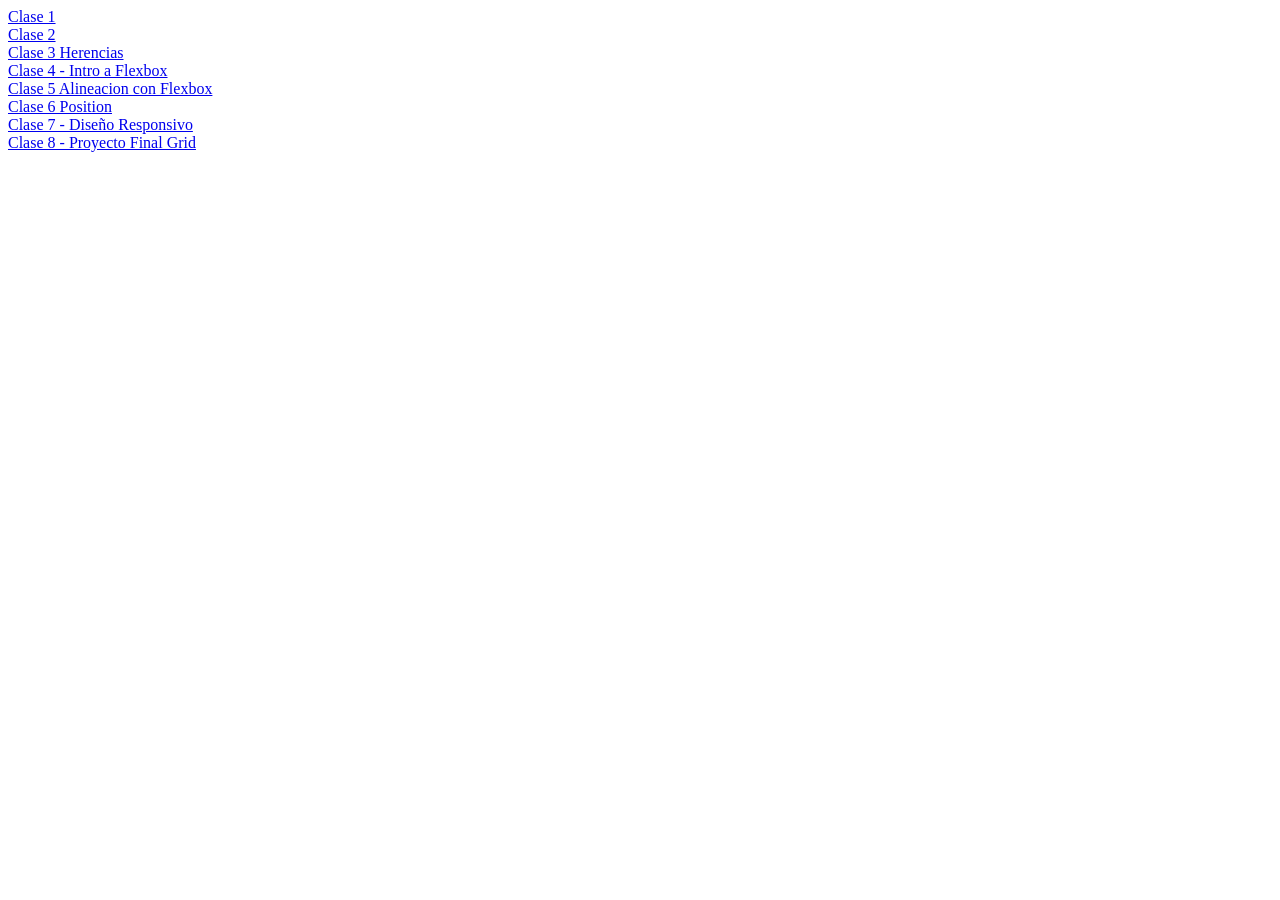
<file: index.html>
<!DOCTYPE html>
<html lang="en">
<head>
    <meta charset="UTF-8">
    <meta name="viewport" content="width=device-width, initial-scale=1.0">
    <title>Document</title>
</head>
<body>
    <a href="./01-intro-css/index.html">Clase 1</a>
    <br>
    <a href="./02-propiedades-basicas-css/index.html">Clase 2</a>
    <br>
    <a href="./03-herencia-css/index.html">Clase 3 Herencias</a>
    <br>
    <a href="./04-intro-flexbox/">Clase 4 - Intro a Flexbox</a>
    <br>
    <a href="./05-alineacion-flexbox/index.html">Clase 5 Alineacion con Flexbox</a>
    <br>
    <a href="./06-position-css/index.html">Clase 6 Position</a>
    <br>
    <a href="./07-estilos-responsivos/">Clase 7 - Diseño Responsivo</a>
    <br>
    <a href="./08-proyecto-final-grid/index.html">Clase 8 - Proyecto Final Grid</a>
</body>
</html>
</file>
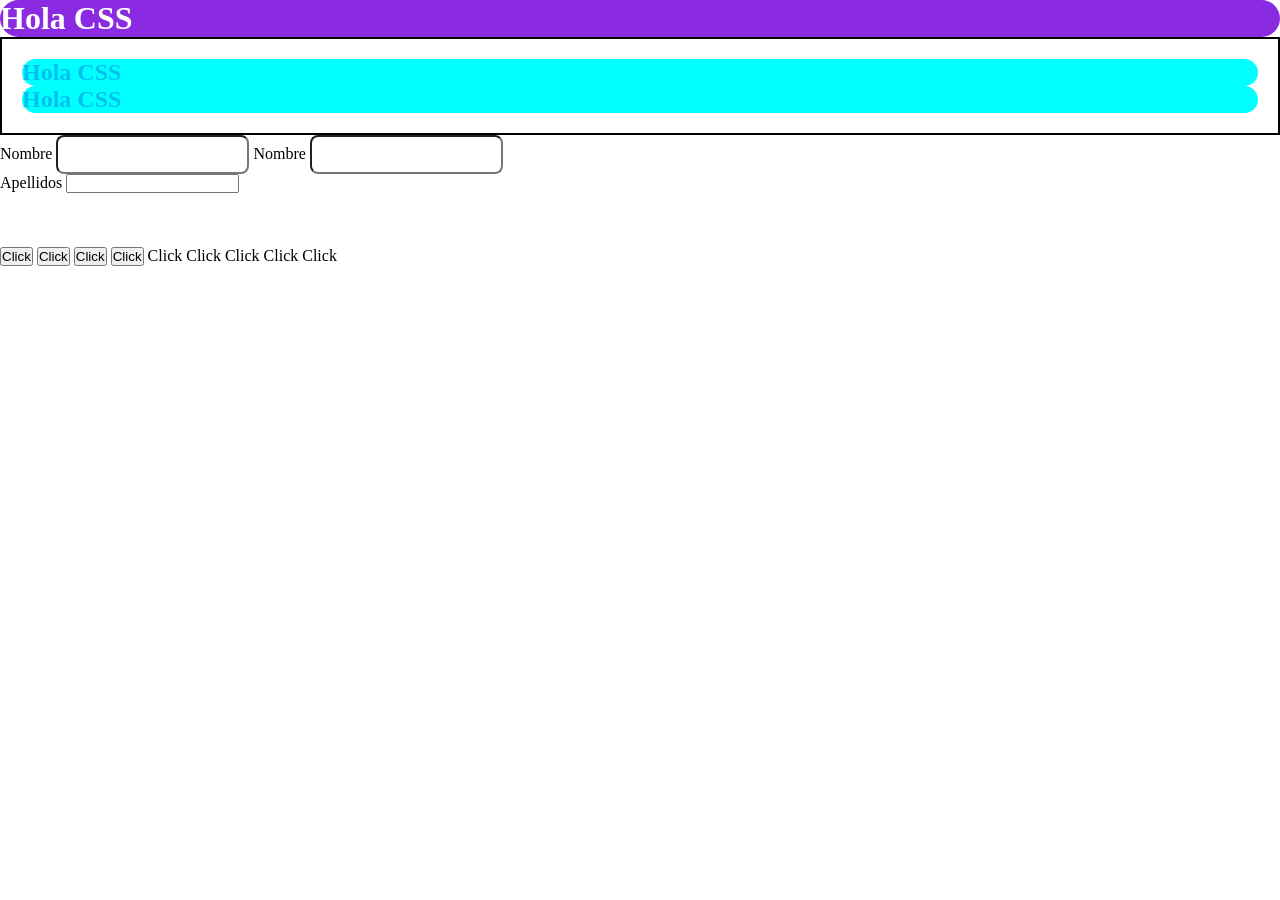
<file: 01-intro-css/index.html>
<!DOCTYPE html>
<html lang="en">

<head>
    <meta charset="UTF-8">
    <meta name="viewport" content="width=device-width, initial-scale=1.0">

    <title>Intro a CSS</title>
    <!-- Forma mas efectiva -->
    <link rel="stylesheet" href="./style.css">

    <!-- Forma 1: CSS interno -->
    <style>
        h1 {
            background-color: blueviolet;
        }
    </style>

</head>

<body>

    <!-- Forma 2: CSS Inline -->
    <h1 style="color: white">Hola CSS</h1>
    <section id="destacados">
        <h1 class="bg-aqua color-blue">Hola CSS</h1>
        <h1 class="bg-aqua color-blue">Hola CSS</h1>
    </section>

    <!-- Estructura para selector avanzado -->

    <form class="form-registro">
        <div class="datos-persona">
            <label for="">Nombre</label>
            <input type="text" class="input-nombre">
        </div>        <div class="datos-persona">
            <label for="">Nombre</label>
            <input type="text" class="input-nombre">
        </div>
    </form>

    <form class="">
        <div class="">
            <label for="">Apellidos</label>
            <input type="text" class="">
        </div>
    </form>

    <br>
    <br>
    <br>

    <button>Click</button>
    <button>Click</button>
    <button>Click</button>
    <button>Click</button>

    <p>Click</p>
    <p>Click</p>
    <p>Click</p>
    <p>Click</p>
    <p>Click</p>

</body>

</html>
</file>
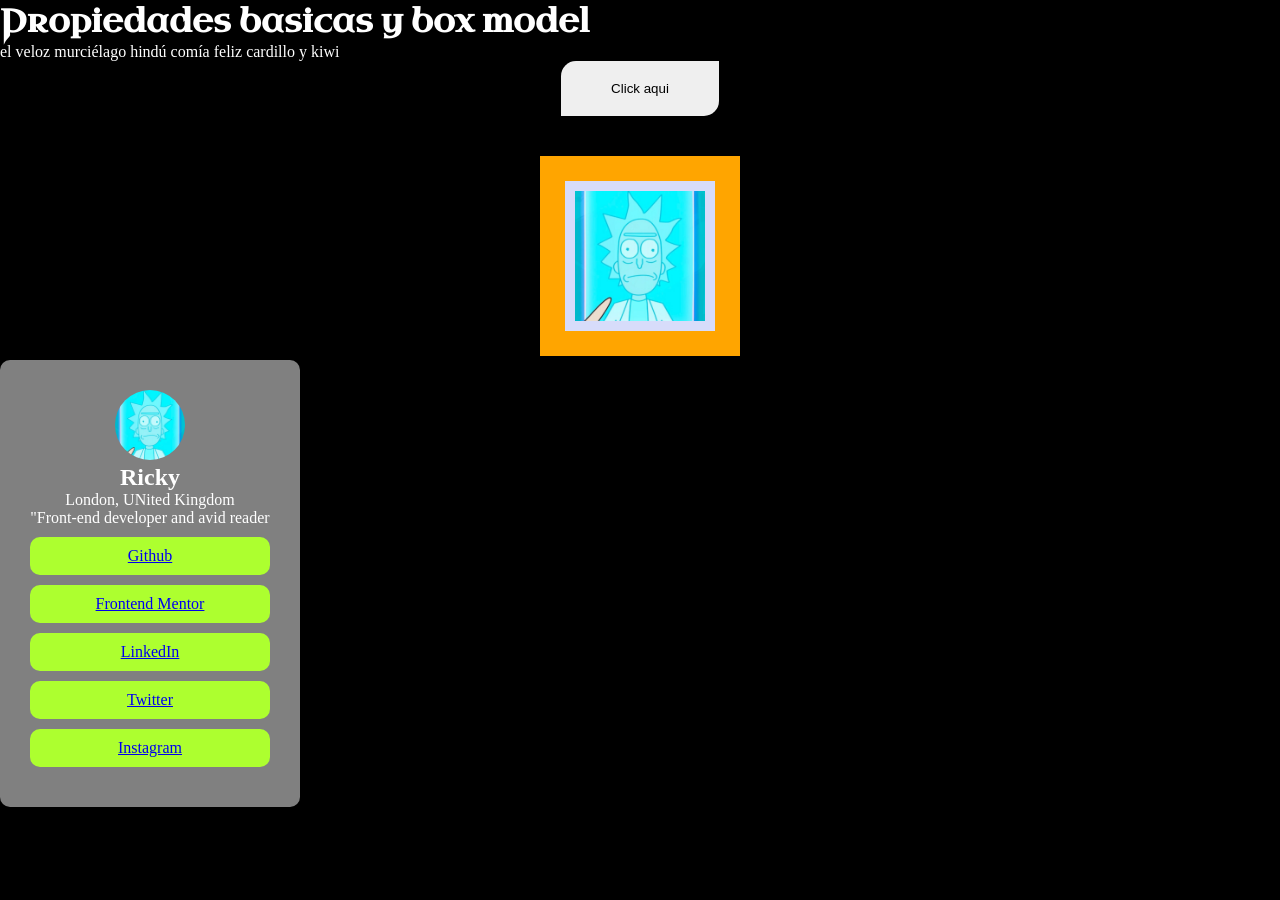
<file: 02-propiedades-basicas-css/index.html>
<!DOCTYPE html>
<html lang="en">

    <head>
        <meta charset="UTF-8">
        <meta name="viewport" content="width=device-width, initial-scale=1.0">
        <title>Document</title>

        <link rel="preconnect" href="https://fonts.googleapis.com">
        <link rel="preconnect" href="https://fonts.gstatic.com" crossorigin>
        <link href="https://fonts.googleapis.com/css2?family=Uncial+Antiqua&display=swap" rel="stylesheet">

        <link rel="stylesheet" href="./style.css">


        <link rel="preconnect" href="https://fonts.googleapis.com">
        <link rel="preconnect" href="https://fonts.gstatic.com" crossorigin>
        <link href="https://fonts.googleapis.com/css2?family=Pacifico&family=Uncial+Antiqua&display=swap" rel="stylesheet">

    </head>

    <body>

        <h1 class="titulo">Propiedades basicas y box model</h1>
        <p>el veloz murciélago hindú comía feliz cardillo y kiwi</p>

        <div class="btn-box">
            <button>Click aqui</button>
        </div>

        <div id="portada">
            <img src="./assets/434.jpeg" alt="Rick and morty">
        </div>

        <!-- Tarjeta -->
         <div class="user-card">
            <div class="user-card-info">
                <img src="/02-propiedades-basicas-css/assets/434.jpeg" width="70" alt="Rick and Morty">
                <h2>Ricky</h2>
                <p class="text-greem">London, UNited Kingdom</p>
                <p>"Front-end developer and avid reader</p>
            </div>
            <div class="user-card-links">
                <a href="..." class="btn-link">Github</a>
                <a href="..." class="btn-link">Frontend Mentor</a>
                <a href="..." class="btn-link">LinkedIn</a>
                <a href="..." class="btn-link">Twitter</a>
                <a href="..." class="btn-link">Instagram</a>
            </div>
            
         </div>

    </body>

</html>
</file>
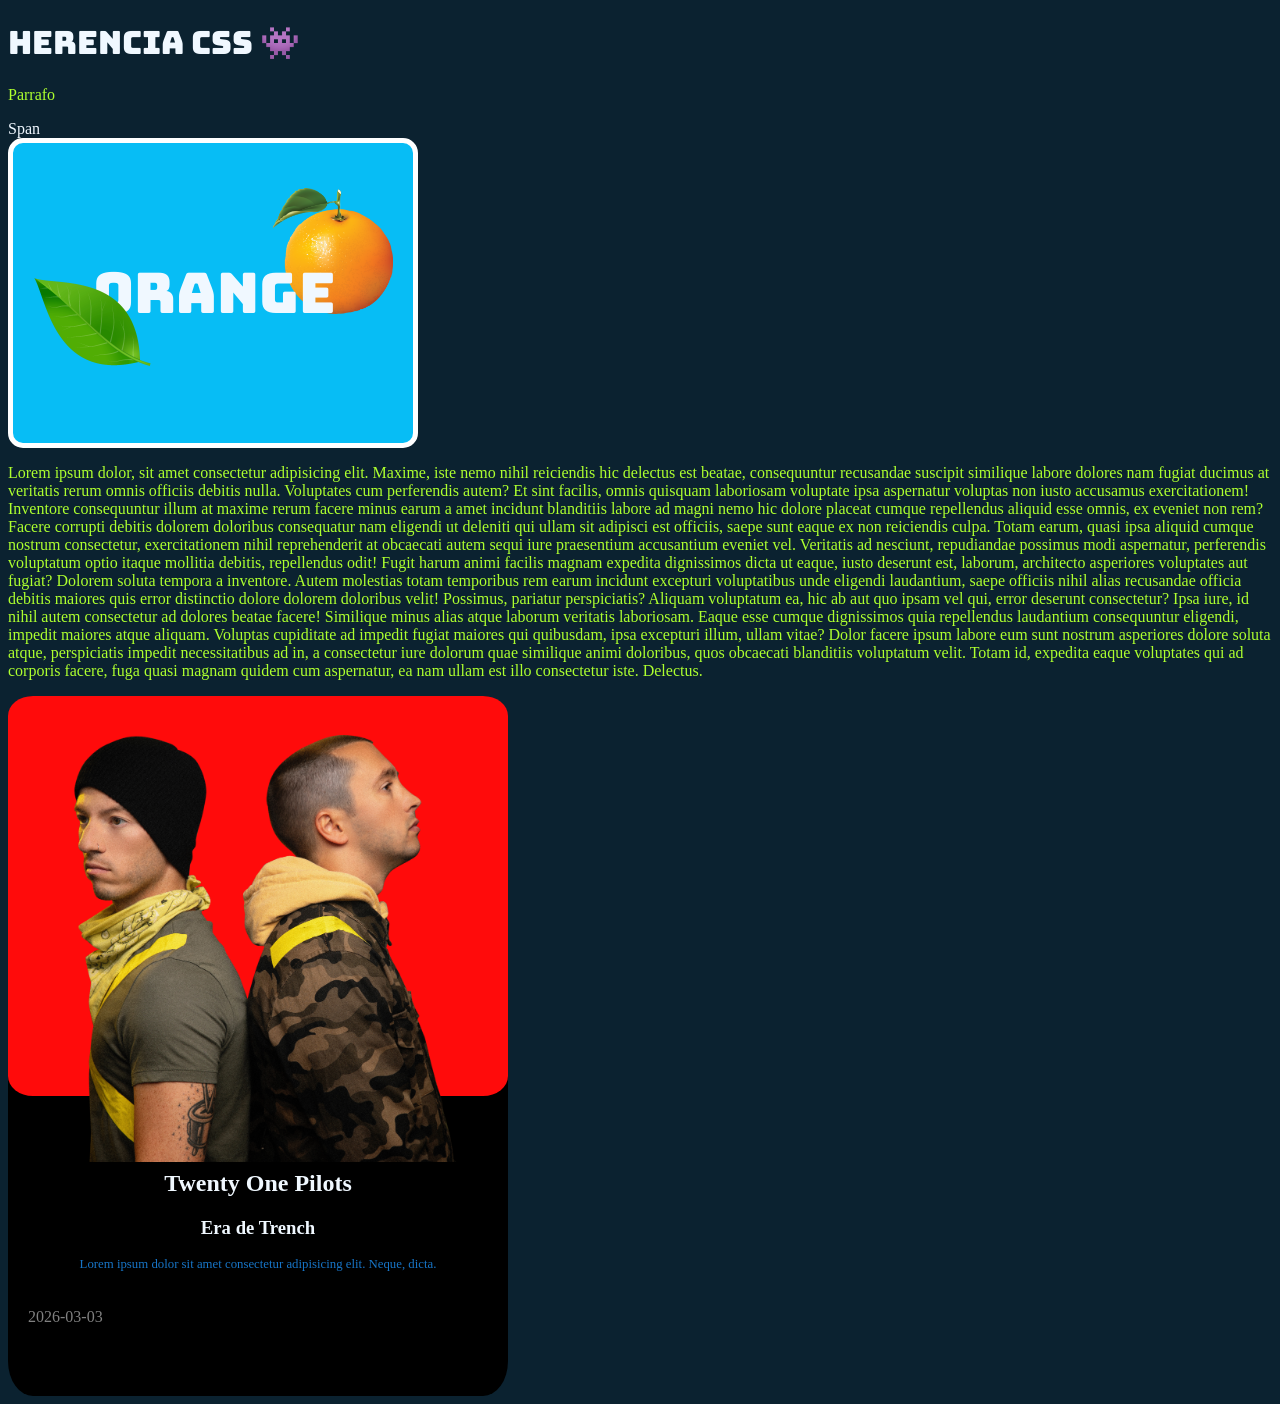
<file: 03-herencia-css/index.html>
<!DOCTYPE html>
<html lang="en">

<head>
    <meta charset="UTF-8">
    <meta name="viewport" content="width=device-width, initial-scale=1.0">
    <title>Herencia</title>
    <link rel="stylesheet" href="./style.css">
    <link rel="preconnect" href="https://fonts.googleapis.com">
    <link rel="preconnect" href="https://fonts.gstatic.com" crossorigin>
    <link href="https://fonts.googleapis.com/css2?family=Bungee&display=swap" rel="stylesheet">
</head>

<body>
    <h1>Herencia CSS 👾</h1>
    <p>Parrafo</p>
    <span>Span</span>

    <div class="parent">
        <h1>Orange</h1>
        <img class="orange" src="./assets/orange.png" alt="" width="120">
        <img class="leaf" src="./assets/leaf-poster.png" alt="" width="120">
    </div>

    <p>Lorem ipsum dolor, sit amet consectetur adipisicing elit. Maxime, iste nemo nihil reiciendis hic delectus est
        beatae, consequuntur recusandae suscipit similique labore dolores nam fugiat ducimus at veritatis rerum omnis
        officiis debitis nulla. Voluptates cum perferendis autem? Et sint facilis, omnis quisquam laboriosam voluptate
        ipsa aspernatur voluptas non iusto accusamus exercitationem! Inventore consequuntur illum at maxime rerum facere
        minus earum a amet incidunt blanditiis labore ad magni nemo hic dolore placeat cumque repellendus aliquid esse
        omnis, ex eveniet non rem? Facere corrupti debitis dolorem doloribus consequatur nam eligendi ut deleniti qui
        ullam sit adipisci est officiis, saepe sunt eaque ex non reiciendis culpa. Totam earum, quasi ipsa aliquid
        cumque nostrum consectetur, exercitationem nihil reprehenderit at obcaecati autem sequi iure praesentium
        accusantium eveniet vel. Veritatis ad nesciunt, repudiandae possimus modi aspernatur, perferendis voluptatum
        optio itaque mollitia debitis, repellendus odit! Fugit harum animi facilis magnam expedita dignissimos dicta ut
        eaque, iusto deserunt est, laborum, architecto asperiores voluptates aut fugiat? Dolorem soluta tempora a
        inventore. Autem molestias totam temporibus rem earum incidunt excepturi voluptatibus unde eligendi laudantium,
        saepe officiis nihil alias recusandae officia debitis maiores quis error distinctio dolore dolorem doloribus
        velit! Possimus, pariatur perspiciatis? Aliquam voluptatum ea, hic ab aut quo ipsam vel qui, error deserunt
        consectetur? Ipsa iure, id nihil autem consectetur ad dolores beatae facere! Similique minus alias atque laborum
        veritatis laboriosam. Eaque esse cumque dignissimos quia repellendus laudantium consequuntur eligendi, impedit
        maiores atque aliquam. Voluptas cupiditate ad impedit fugiat maiores qui quibusdam, ipsa excepturi illum, ullam
        vitae? Dolor facere ipsum labore eum sunt nostrum asperiores dolore soluta atque, perspiciatis impedit
        necessitatibus ad in, a consectetur iure dolorum quae similique animi doloribus, quos obcaecati blanditiis
        voluptatum velit. Totam id, expedita eaque voluptates qui ad corporis facere, fuga quasi magnam quidem cum
        aspernatur, ea nam ullam est illo consectetur iste. Delectus.</p>

    <div class="card">
        <div class="background-card">
            <img src="./assets/top.png" alt="Twenty One Pilots" width="500">
        </div>
        <br>
        <br>
        <br>
        <div class="text-card">
            <h2>Twenty One Pilots</h2>
            <h3>Era de Trench</h3>
            <p class="info-card">Lorem ipsum dolor sit amet consectetur adipisicing elit. Neque, dicta.</p>
        </div>
        <p class="date-card">2026-03-03</p>
    </div>
</body>

</html>
</file>
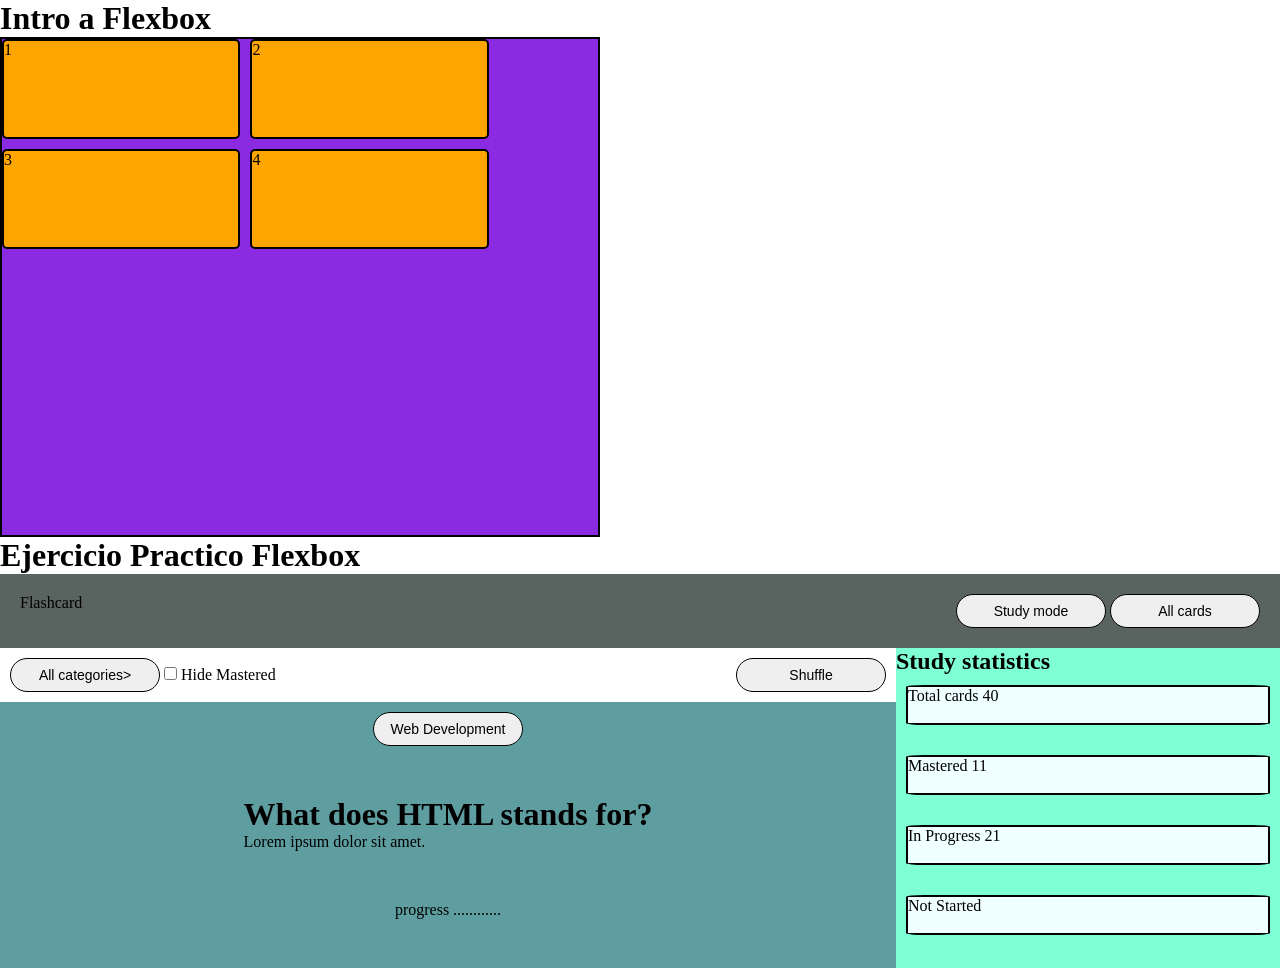
<file: 04-intro-flexbox/index.html>
<!DOCTYPE html>
<html lang="en">

<head>
    <meta charset="UTF-8">
    <meta name="viewport" content="width=device-width, initial-scale=1.0">
    <link rel="stylesheet" href="./style.css">
    <title>Flexbox</title>
</head>

<body>
    <h1>Intro a Flexbox</h1>

    <div class="container">
        <div class="box">1</div>
        <div class="box">2</div>
        <div class="box">3</div>
        <div class="box">4</div>
    </div>

    <h1>Ejercicio Practico Flexbox</h1>

    <header>
        <div class="logo">Flashcard</div>
        <div class="botones" Study mode>
            <button>Study mode</button>
            <button>All cards</button>
        </div>
    </header>

    <main>
        <div class="main-content">
            <div class="card-header">
                <div>
                    <button>All categories></button>
                    <input type="checkbox" id="Mastered">
                    <label for="Mastered">Hide Mastered</label>
                </div>
                <div>
                    <button>Shuffle</button>
                </div>
            </div>
            <div class="main-slide">
                <button>Web Development</button>
                <div>
                    <h1>What does HTML stands for?</h1>
                    <p>Lorem ipsum dolor sit amet.</p>
                </div>
                <p>progress ............</p>
            </div>

        </div>
        <div class="statistics">
            <h2>Study statistics</h2>
            <div class="statistics-grid">
                <div class="card-classification">Total cards 40</div>
                <div class="card-classification">Mastered 11</div>
                <div class="card-classification">In Progress 21</div>
                <div class="card-classification">Not Started</div>
            </div>

        </div>
    </main>
</body>

</html>
</file>
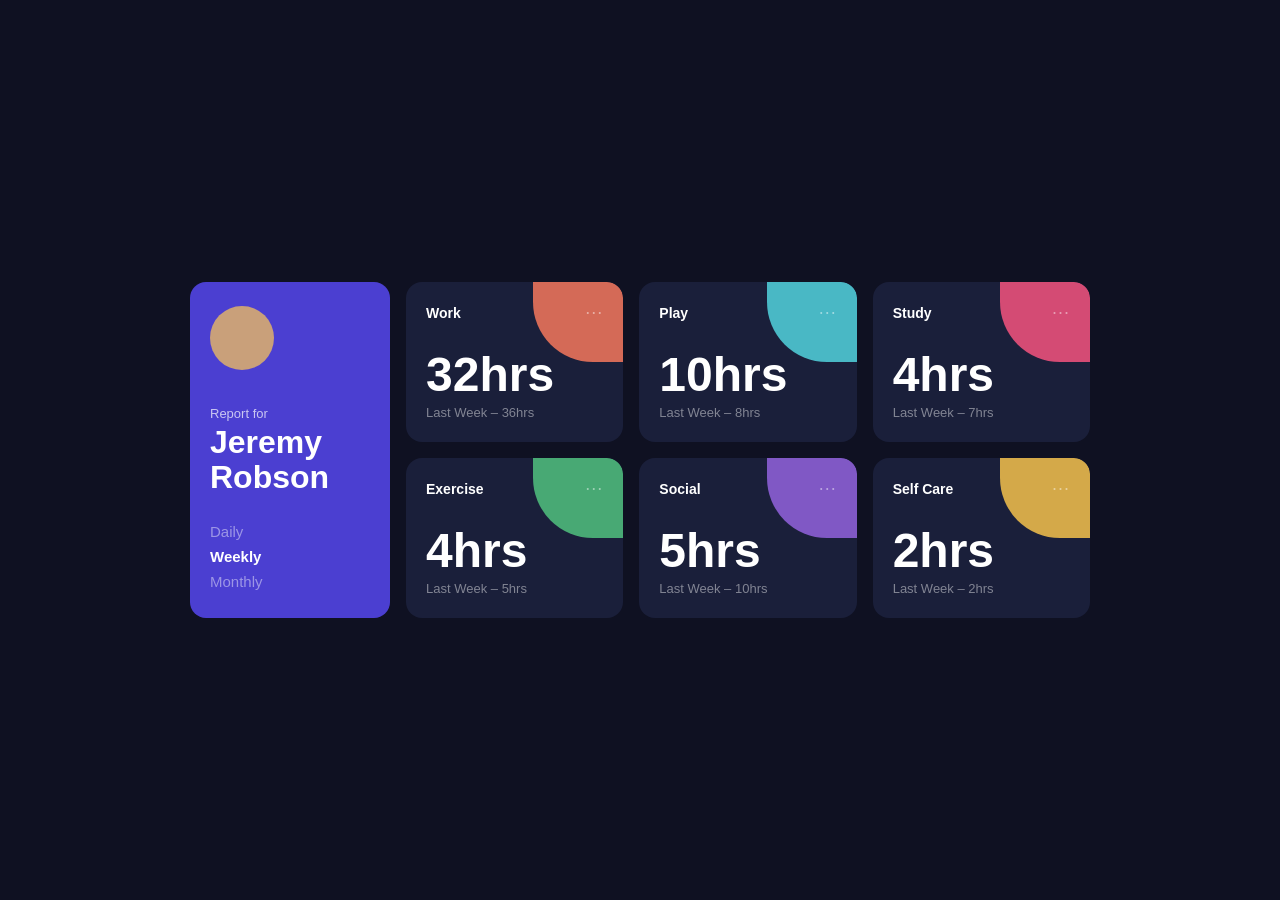
<file: 07-estilos-responsivos/index.html>
<!DOCTYPE html>
<html lang="en">

<head>
    <meta charset="UTF-8">
    <meta name="viewport" content="width=device-width, initial-scale=1.0">
    <link rel="preconnect" href="https://fonts.googleapis.com">
    <link rel="preconnect" href="https://fonts.gstatic.com" crossorigin>
    <link href="https://fonts.googleapis.com/css2?family=Chicle&family=Pirata+One&family=Rubik+Glitch&display=swap"
        rel="stylesheet">

    <link rel="stylesheet" href="./style.css">
    <title>Estilos Responsivos</title>
</head>

<body>

    <!-- Ejercicio Clase -->
    <div class="dashboard">
        <!-- Sidebar / Profile -->
        <div class="dashboard__sidebar">
            <div class="card card--profile">
                <div class="profile__avatar"></div>
                <p class="profile__label">Report for</p>
                <h1 class="profile__name">Jeremy Robson</h1>
                <ul class="profile__nav">
                    <li class="profile__nav-item">Daily</li>
                    <li class="profile__nav-item profile__nav-item--active">Weekly</li>
                    <li class="profile__nav-item">Monthly</li>
                </ul>
                <div class="profile-accent"></div>
            </div>
        </div>

        <!-- Stats grid -->
        <div class="dashboard__grid">
            <!-- Work -->
            <div class="card card--stat card--work">
                <div class="card__accent"></div>
                <span class="card__accent-icon"></span>
                <div class="card__header">
                    <span class="card__title">Work</span>
                    <span class="card__menu">···</span>
                </div>
                <p class="card__value">32hrs</p>
                <p class="card__sub">Last Week – 36hrs</p>
            </div>

            <!-- Play -->
            <div class="card card--stat card--play">
                <div class="card__accent"></div>
                <span class="card__accent-icon"></span>
                <div class="card__header">
                    <span class="card__title">Play</span>
                    <span class="card__menu">···</span>
                </div>
                <p class="card__value">10hrs</p>
                <p class="card__sub">Last Week – 8hrs</p>
            </div>

            <!-- Study -->
            <div class="card card--stat card--study">
                <div class="card__accent"></div>
                <span class="card__accent-icon"></span>
                <div class="card__header">
                    <span class="card__title">Study</span>
                    <span class="card__menu">···</span>
                </div>
                <p class="card__value">4hrs</p>
                <p class="card__sub">Last Week – 7hrs</p>
            </div>

            <!-- Exercise -->
            <div class="card card--stat card--exercise">
                <div class="card__accent"></div>
                <span class="card__accent-icon"></span>
                <div class="card__header">
                    <span class="card__title">Exercise</span>
                    <span class="card__menu">···</span>
                </div>
                <p class="card__value">4hrs</p>
                <p class="card__sub">Last Week – 5hrs</p>
            </div>

            <!-- Social -->
            <div class="card card--stat card--social">
                <div class="card__accent"></div>
                <span class="card__accent-icon"></span>
                <div class="card__header">
                    <span class="card__title">Social</span>
                    <span class="card__menu">···</span>
                </div>
                <p class="card__value">5hrs</p>
                <p class="card__sub">Last Week – 10hrs</p>
            </div>

            <!-- Self Care -->
            <div class="card card--stat card--selfcare">
                <div class="card__accent"></div>
                <span class="card__accent-icon"></span>
                <div class="card__header">
                    <span class="card__title">Self Care</span>
                    <span class="card__menu">···</span>
                </div>
                <p class="card__value">2hrs</p>
                <p class="card__sub">Last Week – 2hrs</p>
            </div>
        </div>

    </div>


    <!--     <div class="container">
        <h1>Media Queries 👾</h1>
    </div> -->
</body>

</html>
</file>
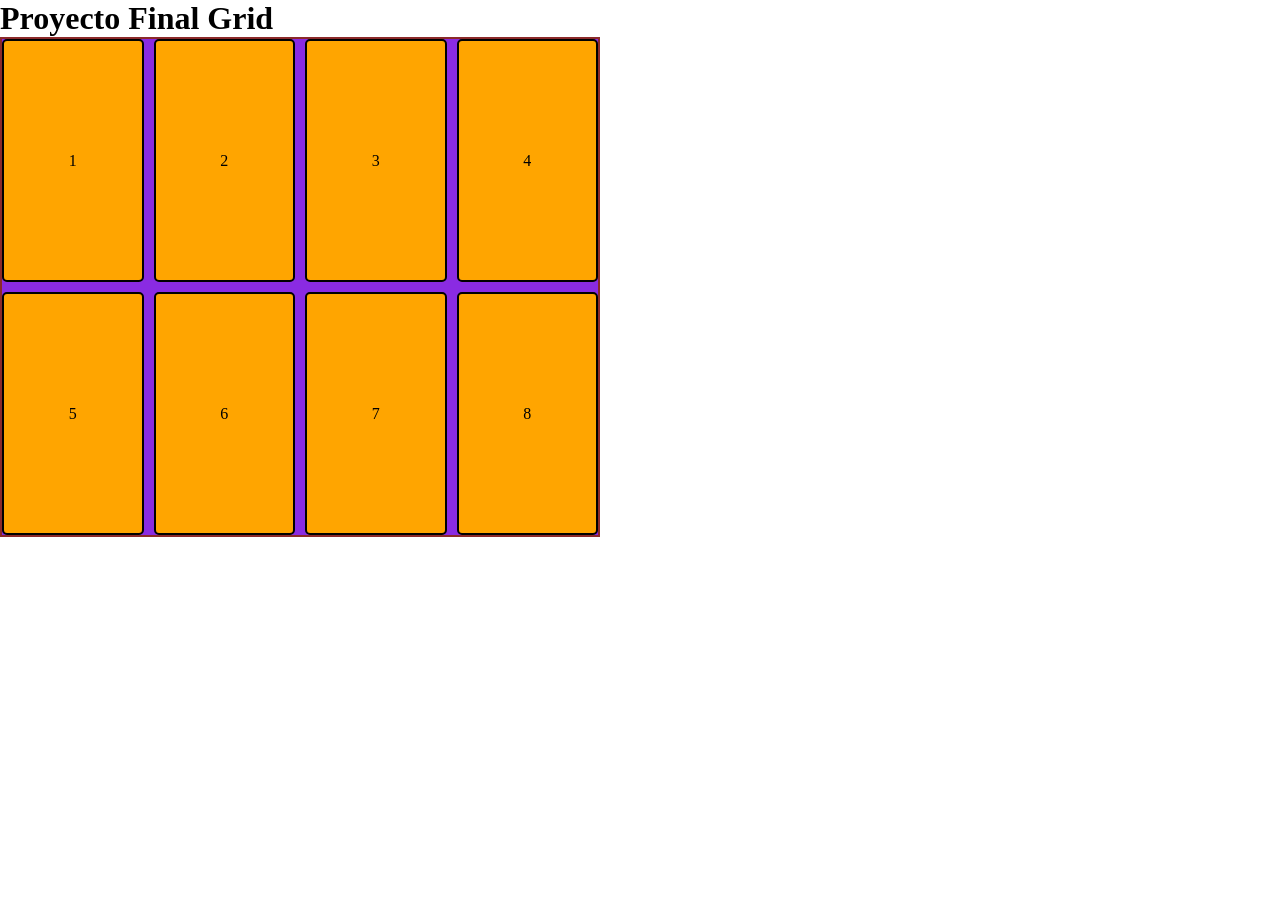
<file: 08-proyecto-final-grid/index.html>
<!DOCTYPE html>
<html lang="en">
<head>
    <meta charset="UTF-8">
    <meta name="viewport" content="width=device-width, initial-scale=1.0">
    <link rel="stylesheet" href="./style.css">
    <title>Proyecto Final Grid</title>
</head>
<body>
    <h1>Proyecto Final Grid</h1>
    <div>
        <div class="container">
        <div class="box">1</div>
        <div class="box">2</div>
        <div class="box">3</div>
        <div class="box">4</div>
        <div class="box">5</div>
        <div class="box seis">6</div>
        <div class="box siete">7</div>
        <div class="box siete">8</div>
    </div>
</body>
</html>
</file>
<file: 01-intro-css/style.css>
*{
    margin: 0;
    padding: 0;
}

h1{
    border-radius: 30px;
}

.bg-aqua{
    background-color: aqua;
}

.color-tomato{
    color:tomato;
}

.color-blue{
    color: rgba(6, 84, 210, 0.37);
}

#destacados{
    border: 2px solid black;
    padding: 20px;
}

.form-registro .datos-persona{
    display: inline-block;
}

.form-registro .datos-persona .input-nombre{
    padding: 10px;
    border-radius: 8px;
}

.form-registro .datos-persona .input-nombre:focus{
    border: 2px solid tomato;
    background-color: aquamarine;
}

p{
    display: inline-block;
}

button{
    display: inline-block;
}

button:hover{
    background-color: tomato;
    color: #fff;
    border: none;
    padding: 10px;
    transition-duration: .5s;
}
</file>
<file: 02-propiedades-basicas-css/style.css>
*{
    margin: 0;
    padding: 0;
    box-sizing: border-box;
}
body{
    background-color: black;
    color: #fff;
}

.titulo{
    font-family: "Uncial Antiqua", sytem-ui;
    font-size: 2rem;
    font-weight: bolder;
    font-style: normal;
}

/* p{
    background-color: #373737;
    text-align: center;
} */

.btn-box{
    text-align: center;
}

button{
    text-align: center;
    padding: 20px 50px;
    border-radius: 15px 0 15px 0;
    border: none;
}

button:hover{
    background-color: aqua;
    color: #da0b0b;
    border: none;
    padding: 30px 60px;
    transition-duration: .5s;
}

#portada{
    text-align: center;
    margin-top: 40px;
}

#portada img{
    border: 25px solid orange;
    padding: 10px;
    background-color: rgb(215, 220, 250);
    width: 200px;
}

/* Card Styles */

.user-card{
    width: 300px;
    background-color: gray;
    text-align: center;
    border-radius: 10px;
    padding: 30px;
}

.user-card-info img{
    border-radius: 50%;
}

.btn-link{
    display: block;
    background: greenyellow;
    margin: 10px 0;
    padding: 10px 0;
    border-radius: 10px;
}
</file>
<file: 03-herencia-css/style.css>
body{
    background-color: rgb(11, 34, 48);
    color: aliceblue;
}

#miParrafo{color: blueviolet}
.p{color: orange;}
p{color: greenyellow !important;}

h1 {
  font-family: "Bungee", sans-serif;
  font-weight: 400;
  font-style: normal;
  font-size: 2rem;
}

/* Ejemplo position */

.parent {
  background-color: rgb(7, 189, 245);
  width: 400px;
  height: 300px;
  border: 5px solid white;
  border-radius: 15px;
  position: relative;
  top: 10%;
}

.parent h1 {
  position: absolute;
  font-size: 3.5rem;
  left: 20%;
  bottom: 25%;
  z-index: 2;
}

.parent img {
  position: absolute;
}

.orange {
  right:5%;
  top: 15%;
  z-index: 1;
}

.leaf {
  bottom: 20%;
  left: 5%;
  z-index: 3;
}

/* Reto de la seman */
.card {
  background-color: rgb(0, 0, 0);
  width: 500px;
  height: 700px;
  border-radius: 5%;
  position: relative;
}

.background-card {
  background-color: rgb(255, 11, 11);
  width: 500px;
  height: 400px;
  border-radius: 5%;
}

.text-card {
  text-align: center;

}

.info-card {
  font-size: 0.8rem;
  color: rgb(23, 117, 199) !important;
}

.date-card{
  padding: 20px;
  color: gray !important;
}
</file>
<file: 04-intro-flexbox/style.css>
* {
    margin: 0;
    padding: 0;
    box-sizing: border-box;
}

.container {
    display: flex;
    flex-direction: row;
    flex-wrap: wrap;
    justify-content: flex-start;
    align-items: center;
    align-content: flex-start;
    gap: 10px;

    background-color: blueviolet;
    border: 2px solid black;
    width: 600px;
    height: 500px;
}

.box {
    width: 40%;
    height: 100px;
    background-color: orange;
    border: 2px solid black;
    border-radius: 5px;
}

/* Estilos header */

header {
    display: flex;
    background-color: rgb(89, 99, 95);
    padding: 20px;
    justify-content: space-between;
}

main {
    display: flex;
/*     gap: 20px;*/
}

.main-content {
    width: 70%;
    height: 320px;
    background-color: cadetblue;
}

.statistics {
    width: 30%;
    height: 320px;
    background-color: aquamarine;
}

/* Estilos de ejercicio de practica */
.card-header {
    display: flex;
    justify-content: space-between;
    padding: 10px;
    background-color: white;
}

.card-classification {
    height: 40px;
    background-color: azure;
    border: 2px solid black;
    border-radius: 5%;
    margin: 10px;
}

.statistics-grid {
    display: flex;
    flex-direction: column;
    gap: 10px;
}

button {
    border: 1px solid black;
    padding: 8px 16px;
    border-radius: 20px;
    font-size: 14px;
    color: black;
    width: 150px;
}

.main-slide {
    display: flex;
    flex-direction: column;
    align-items: center;
    gap: 50px;
    padding: 10px;
}
</file>
<file: 07-estilos-responsivos/style.css>
* {
    margin: 0;
    padding: 0;
    box-sizing: border-box;
}

/* Estilos Desktop */
/* .container {
    display: flex;
    justify-content: center;
    align-items: center;
    height: 100vh;
    background-color: blueviolet;
    color: white;
    font-family: "Pirata One", system-ui;
} */

/* Estilos Tablet */
/* @media screen and (max-width: 960px){
    .container {
        background-color: orange;
        font-family: "Rubik Glitch", system-ui;
    }
} */

/* Estilos Mobile */
/* @media screen and (max-width: 520px){
    .container {
        background-color: rgb(56, 180, 230);
        font-family: "Chicle", serif;
    }
    
} */

/* ── Variables ─────────────────────────────────────── */

:root {
    --color-bg: #0f1122;
    --color-surface: #1a1f3a;
    --color-profile: #4b3fd1;

    --color-work: #e8735a;
    --color-play: #4ec9d4;
    --color-study: #e8507a;
    --color-exercise: #4db87a;
    --color-social: #8b5fd4;
    --color-selfcare: #e8b84b;

    --text-primary: #ffffff;
    --text-muted: rgba(255, 255, 255, 0.45);
    --text-label: rgba(255, 255, 255, 0.6);

    --radius-card: 16px;
    --gap: 16px;

    --font: 'Barlow', sans-serif;
}



/* ── Reset ─────────────────────────────────────────── */

*,
*::before,
*::after {
    box-sizing: border-box;
    margin: 0;
    padding: 0;
}

/* ── Base ──────────────────────────────────────────── */
body {
    background: var(--color-bg);
    font-family: var(--font);
    color: var(--text-primary);
    min-height: 100vh;
    display: flex;
    align-items: center;
    justify-content: center;
    padding: 32px;
}

/* ── Layout ────────────────────────────────────────── */
.dashboard {
    display: flex;
    gap: var(--gap);
    max-width: 900px;
    width: 100%;
}

.dashboard__sidebar {
    flex: 0 0 200px;
}

.dashboard__grid {
    flex: 1;
    display: flex;
    flex-wrap: wrap;
    gap: var(--gap);
}

.dashboard__grid .card--stat {
    flex: 1 1 calc(33.333% - var(--gap));
}

/* ── Card base ─────────────────────────────────────── */
.card {
    background: var(--color-surface);
    border-radius: var(--radius-card);
    overflow: hidden;
    position: relative;
}

/* ── Profile card ──────────────────────────────────── */
.card--profile {
    background: var(--color-profile);
    display: flex;
    flex-direction: column;
    padding: 24px 20px 28px;
    height: 100%;
}

.profile__avatar {
    width: 64px;
    height: 64px;
    border-radius: 50%;
    background: #c9a07a;
    overflow: hidden;
    margin-bottom: auto;
    flex-shrink: 0;
}

.profile__avatar img {
    width: 100%;
    height: 100%;
    object-fit: cover;
}

.profile__label {
    font-size: 13px;
    font-weight: 300;
    color: rgba(255, 255, 255, 0.7);
    margin-top: 24px;
    margin-bottom: 4px;
}

.profile__name {
    font-size: 32px;
    font-weight: 700;
    line-height: 1.1;
    margin-bottom: 28px;
}

.profile__nav {
    display: flex;
    flex-direction: column;
    gap: 8px;
    list-style: none;
}

.profile__nav-item {
    font-size: 15px;
    font-weight: 300;
    color: var(--text-muted);
    cursor: pointer;
}

.profile__nav-item--active {
    font-weight: 700;
    color: var(--text-primary);
}


/* ── Stat card ─────────────────────────────────────── */
.card--stat {
    display: flex;
    flex-direction: column;
    padding: 20px 20px 22px;
    min-height: 160px;
}

.card__accent {
    position: absolute;
    top: 0;
    right: 0;
    width: 90px;
    height: 80px;
    border-radius: 0 var(--radius-card) 0 60px;
    opacity: 0.9;
}

.card__accent-icon {
    position: absolute;
    top: 10px;
    right: 10px;
    font-size: 28px;
    opacity: 0.55;
}

.card__header {
    display: flex;
    align-items: center;
    justify-content: space-between;
    position: relative;
    z-index: 1;
    margin-bottom: auto;
}

.card__title {
    font-size: 14px;
    font-weight: 700;
    color: var(--text-primary);
}

.card__menu {
    font-size: 18px;
    color: var(--text-muted);
    cursor: pointer;
    letter-spacing: 1px;
}

.card__value {
    font-size: 48px;
    font-weight: 700;
    line-height: 1;
    margin-bottom: 6px;
}

.card__sub {
    font-size: 13px;
    font-weight: 300;
    color: var(--text-muted);
}



/* ── Accent colors per category ────────────────────── */

.card--work .card__accent {
    background: var(--color-work);
}

.card--play .card__accent {
    background: var(--color-play);
}

.card--study .card__accent {
    background: var(--color-study);
}

.card--exercise .card__accent {
    background: var(--color-exercise);
}

.card--social .card__accent {
    background: var(--color-social);
}

.card--selfcare .card__accent {
    background: var(--color-selfcare);
}


/* Estilos cards website Tablet */
@media screen and (max-width: 815px) {
    .dashboard {
        flex-direction: column;
    }

    .card--profile {
        text-align: center;
        align-items: center;
    }
}

/* Estilos cards website Mobile */
@media screen and (max-width: 575px) {
    .dashboard__grid .card--stat {
        flex: unset;
    }

    .card--stat {
        width: 100%;
    }

    .card__value {
        font-weight: lighter;
    }

    .profile__nav {
        flex-direction: row;
        gap: 25px;
    }

    .card--profile {
        background-color: #1a1f3a;
    }

    .profile-accent {
        position: absolute;
        top: 0;
        right: 0;
        width: 100%;
        height: 75%;
        border-radius: var(--radius-card);
        background: var(--color-profile)
    }

    .profile__avatar, .profile__label, .profile__name {
        z-index: 1;
    }


    .card__accent {
        width: 100%;
        height: 30%;
        border-radius: var(--radius-card);
        opacity: 1;
    }
}
</file>
<file: 08-proyecto-final-grid/style.css>
* {

    margin: 0;

    padding: 0;

    box-sizing: border-box;

}

.container {

    display: grid;
    grid-template-columns: repeat(4, 1fr);
    /* grid-template-rows: 2fr 1fr 1fr;*/    
    background-color: blueviolet;
    /* align-content: start; */
    gap: 10px;

    border: 2px solid rgb(140, 42, 42);
    width: 600px;
    height: 500px;
}

.box {

    display: flex;
    justify-content: center;
    align-items: center;

    width: 100%;

/*     height: 100%; */

    background-color: orange;

    border: 2px solid black;

    border-radius: 5px;

}

/* .siete {
    font-size: 2rem;
    grid-column: 2 / 4;
    grid-row: 2 / 3;
}

.seis {
    font-size: 2rem;
    grid-column: 2 / 4;
    grid-row: 3 / 4;

} */
</file>
